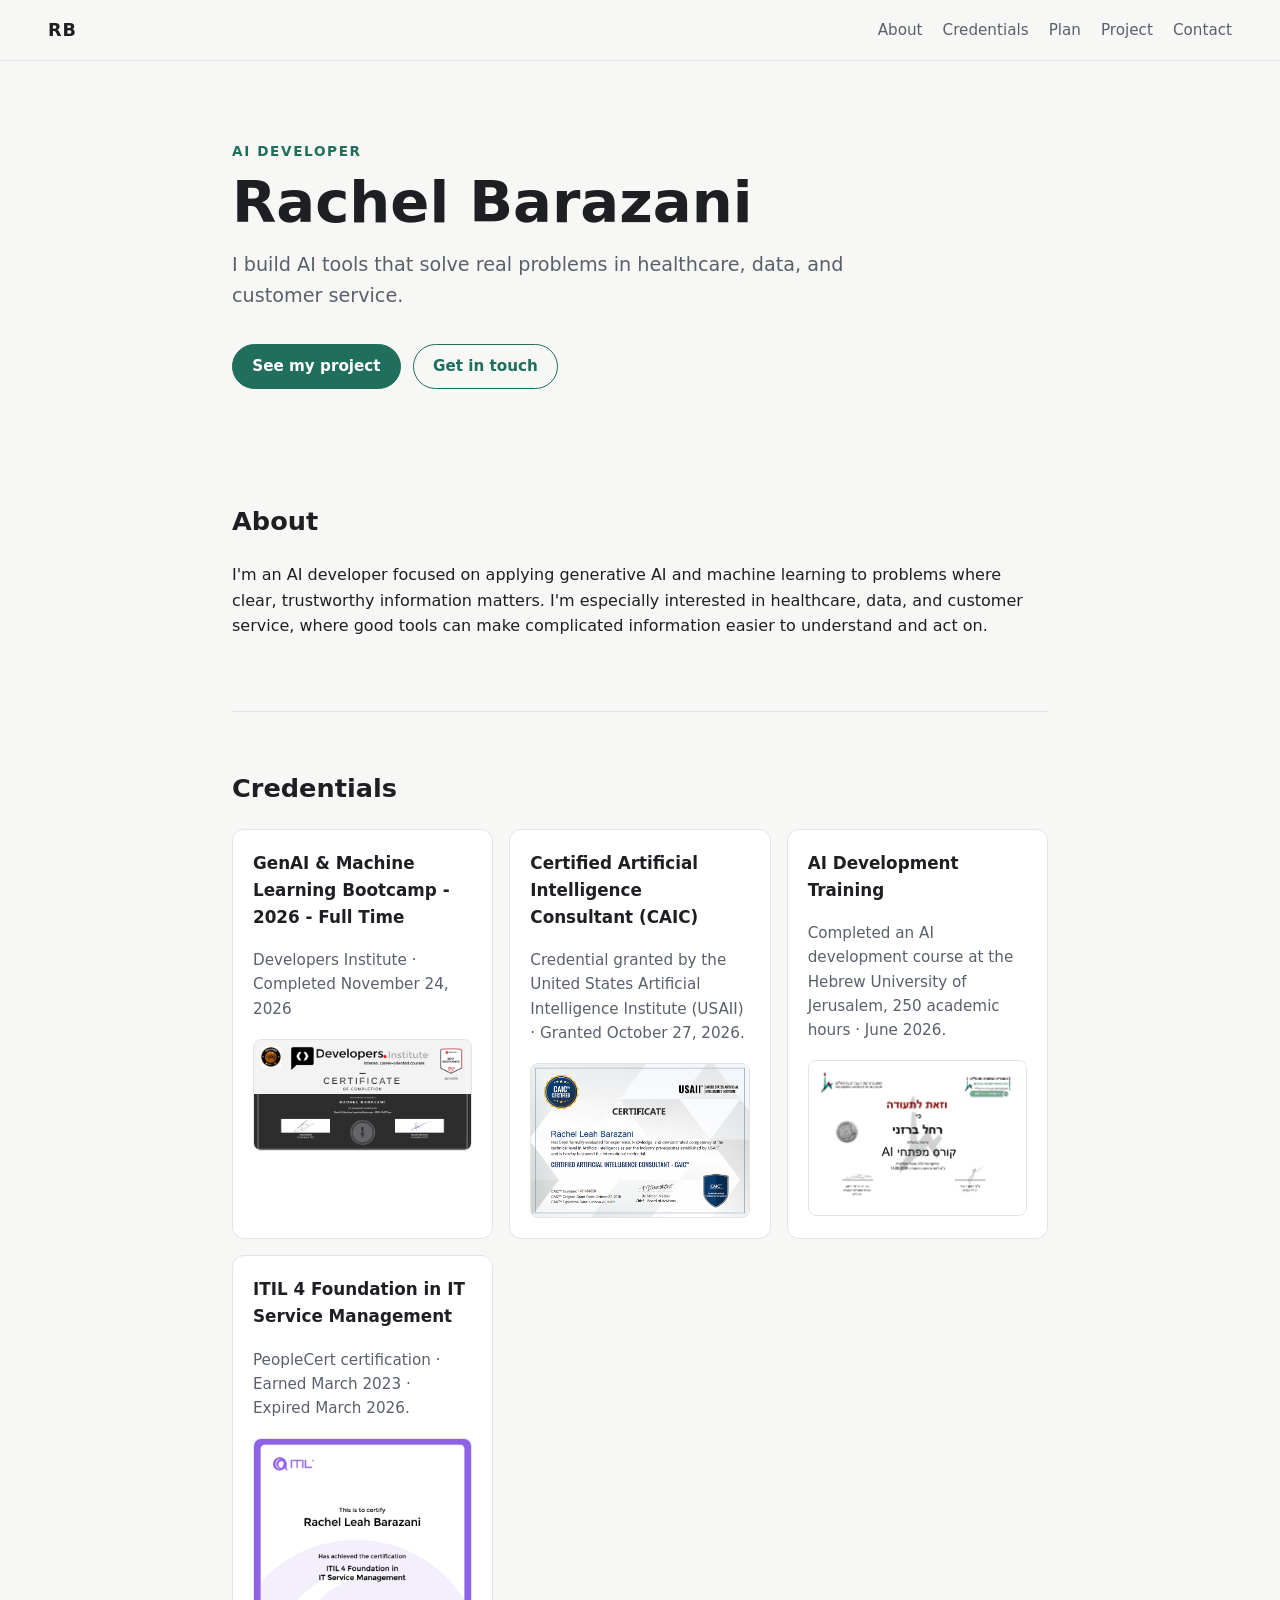
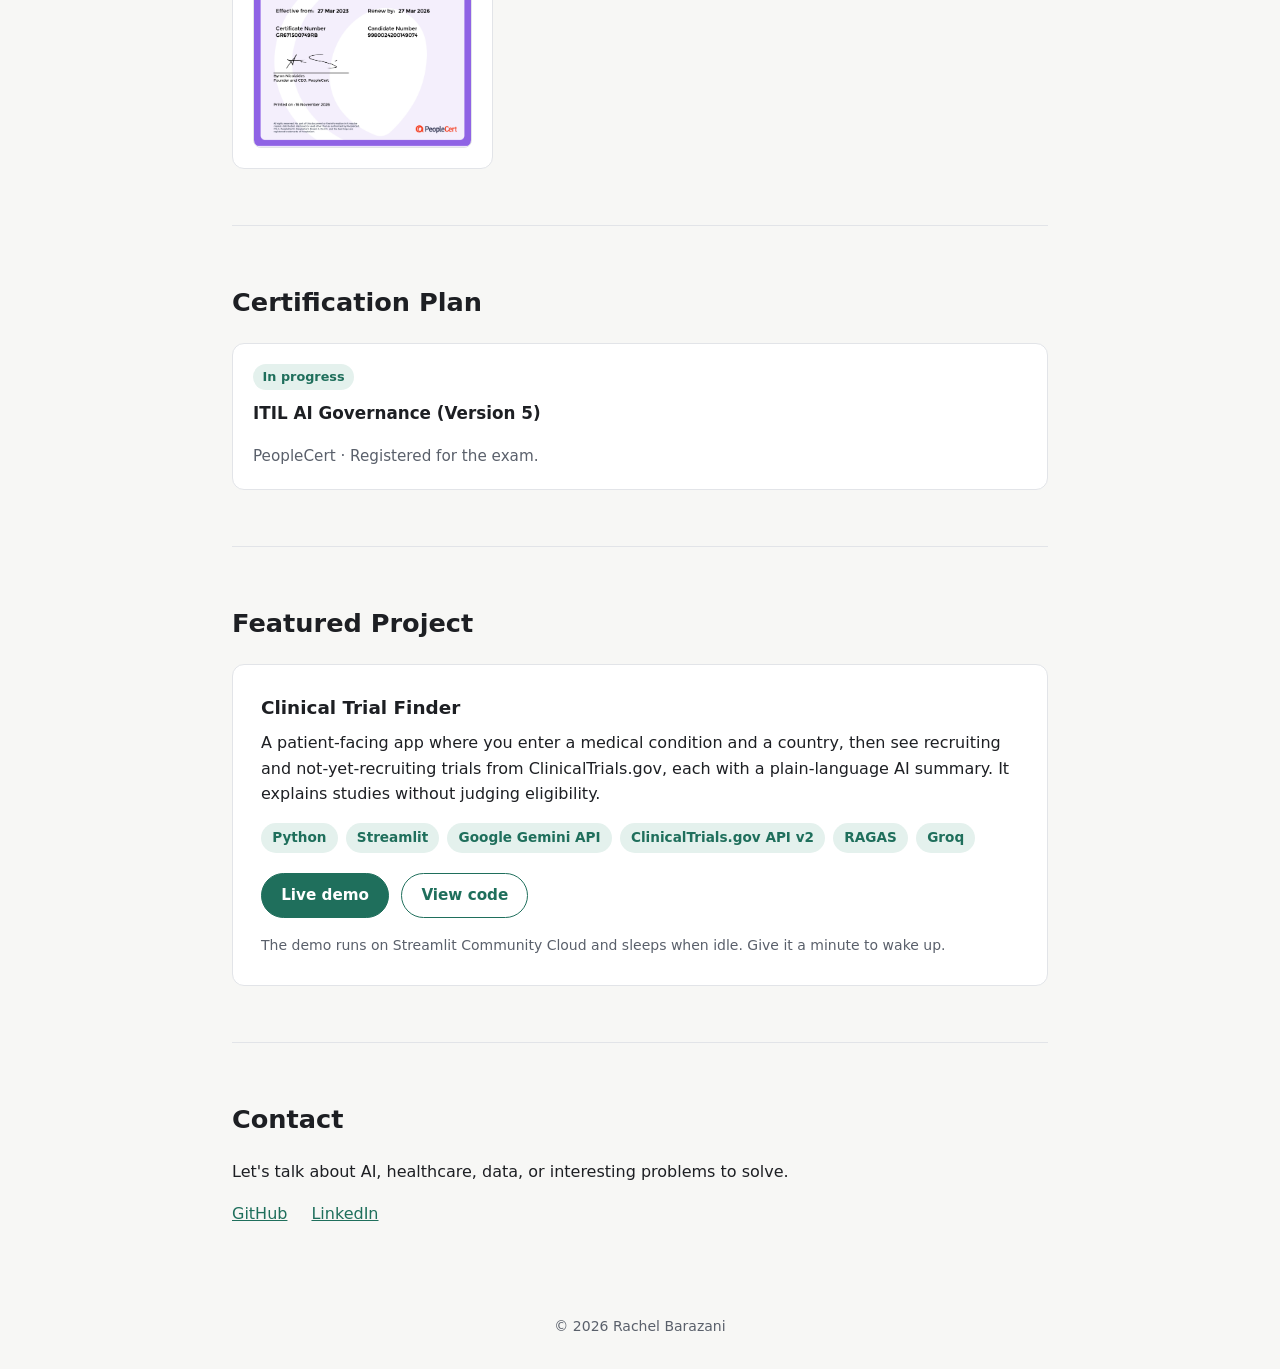
<file: index.html>
<!DOCTYPE html>
<html lang="en">
<head>
  <meta charset="UTF-8">
  <meta name="viewport" content="width=device-width, initial-scale=1.0">
  <meta name="description" content="Rachel Barazani, AI developer building practical AI tools for healthcare, data, and customer service.">
  <title>Rachel Barazani | AI Developer</title>
  <link rel="stylesheet" href="style.css">
</head>
<body>

  <header class="site-header">
    <a href="#top" class="logo">RB</a>
    <nav>
      <a href="#about">About</a>
      <a href="#credentials">Credentials</a>
      <a href="#plan">Plan</a>
      <a href="#project">Project</a>
      <a href="#contact">Contact</a>
    </nav>
  </header>

  <main id="top">

    <section class="hero">
      <p class="eyebrow">AI Developer</p>
      <h1>Rachel Barazani</h1>
      <p class="lead">I build AI tools that solve real problems in healthcare, data, and customer service.</p>
      <div class="hero-actions">
        <a class="button primary" href="#project">See my project</a>
        <a class="button" href="#contact">Get in touch</a>
      </div>
    </section>

    <section id="about" class="section">
      <h2>About</h2>
      <p>
        I'm an AI developer focused on applying generative AI and machine learning to problems where clear,
        trustworthy information matters. I'm especially interested in healthcare, data, and customer service,
        where good tools can make complicated information easier to understand and act on.
      </p>
    </section>

    <section id="credentials" class="section">
      <h2>Credentials</h2>
      <ul class="cards cert-list">
        <li class="card">
          <h3>GenAI &amp; Machine Learning Bootcamp - 2026 - Full Time</h3>
          <p>Developers Institute · Completed November 24, 2026</p>
          <img class="cert-img" src="genai-ml-certificate.png" alt="Developers Institute certificate of completion for the GenAI &amp; Machine Learning Bootcamp - 2026 - Full Time, issued to Rachel Barazani">
        </li>
        <li class="card">
          <h3>Certified Artificial Intelligence Consultant (CAIC)</h3>
          <p>Credential granted by the United States Artificial Intelligence Institute (USAII) · Granted October 27, 2026.</p>
          <img class="cert-img" src="caic-certificate.png" alt="CAIC certificate issued to Rachel Leah Barazani by USAII">
        </li>
        <li class="card">
          <h3>AI Development Training</h3>
          <p>Completed an AI development course at the Hebrew University of Jerusalem, 250 academic hours · June 2026.</p>
          <img class="cert-img" src="ai-course-certificate.png" alt="Hebrew University of Jerusalem certificate of completion for an AI developer course, issued to Rachel Barazani">
        </li>
        <li class="card">
          <h3>ITIL 4 Foundation in IT Service Management</h3>
          <p>PeopleCert certification · Earned March 2023 · Expired March 2026.</p>
          <img class="cert-img" src="itil-certificate.png" alt="ITIL 4 Foundation in IT Service Management certificate issued to Rachel Leah Barazani">
        </li>
      </ul>
    </section>

    <section id="plan" class="section">
      <h2>Certification Plan</h2>
      <ul class="cards cert-list">
        <li class="card">
          <span class="status">In progress</span>
          <h3>ITIL AI Governance (Version 5)</h3>
          <p>PeopleCert · Registered for the exam.</p>
        </li>
      </ul>
    </section>

    <section id="project" class="section">
      <h2>Featured Project</h2>
      <article class="project">
        <h3>Clinical Trial Finder</h3>
        <p>
          A patient-facing app where you enter a medical condition and a country, then see recruiting and
          not-yet-recruiting trials from ClinicalTrials.gov, each with a plain-language AI summary.
          It explains studies without judging eligibility.
        </p>
        <ul class="tags" aria-label="Technologies used">
          <li>Python</li>
          <li>Streamlit</li>
          <li>Google Gemini API</li>
          <li>ClinicalTrials.gov API v2</li>
          <li>RAGAS</li>
          <li>Groq</li>
        </ul>
        <div class="project-links">
          <a class="button primary" href="https://clinicaltrialfinder.streamlit.app/" target="_blank" rel="noopener">Live demo</a>
          <a class="button" href="https://github.com/rochelle24-create/Clinical_Trial_Finder" target="_blank" rel="noopener">View code</a>
        </div>
        <p class="note">The demo runs on Streamlit Community Cloud and sleeps when idle. Give it a minute to wake up.</p>
      </article>
    </section>

    <section id="contact" class="section">
      <h2>Contact</h2>
      <p>Let's talk about AI, healthcare, data, or interesting problems to solve.</p>
      <ul class="contact-links">
        <li><a href="https://github.com/rochelle24-create" target="_blank" rel="noopener">GitHub</a></li>
        <li><a href="https://www.linkedin.com/in/rachel-barazani/" target="_blank" rel="noopener">LinkedIn</a></li>
      </ul>
    </section>

  </main>

  <footer class="site-footer">
    <p>&copy; <span id="year"></span> Rachel Barazani</p>
  </footer>

  <script>
    document.getElementById("year").textContent = new Date().getFullYear();
  </script>
</body>
</html>
</file>
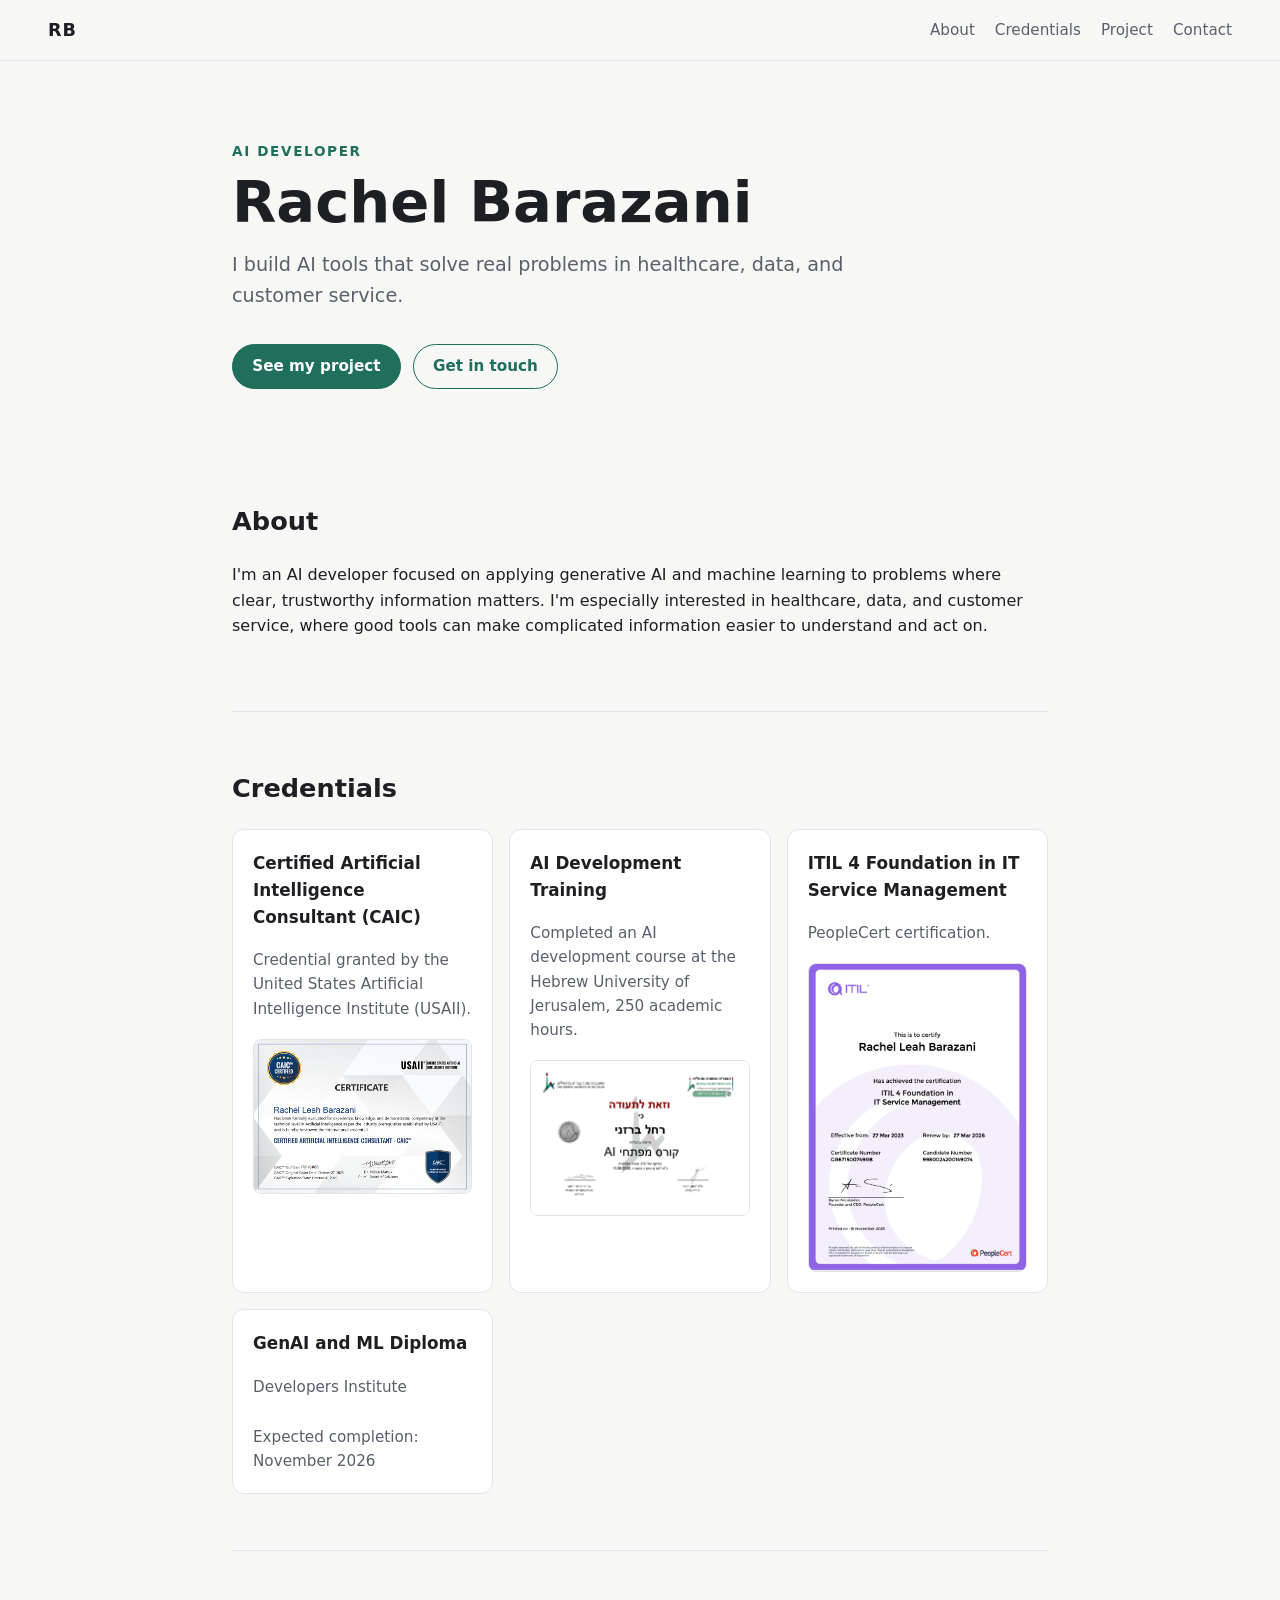
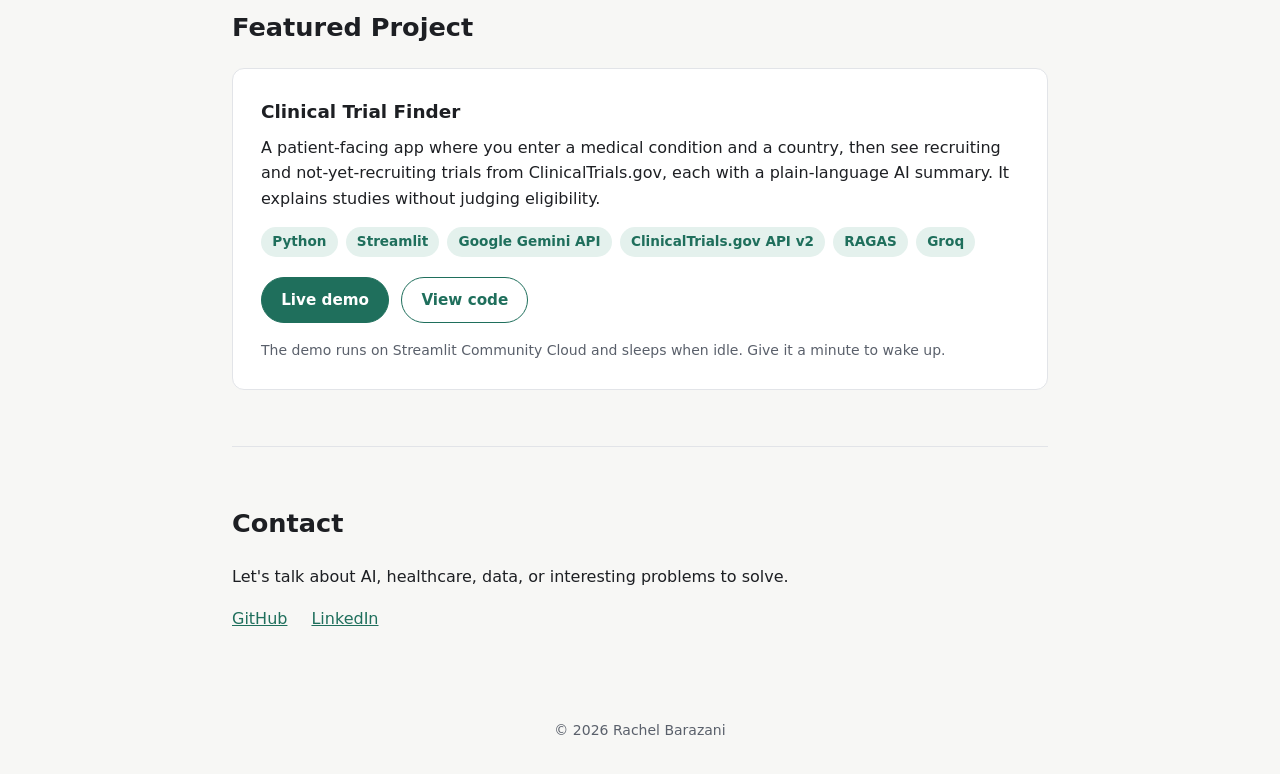
<file: index (1).html>
<!DOCTYPE html>
<html lang="en">
<head>
  <meta charset="UTF-8">
  <meta name="viewport" content="width=device-width, initial-scale=1.0">
  <meta name="description" content="Rachel Barazani, AI developer building practical AI tools for healthcare, data, and customer service.">
  <title>Rachel Barazani | AI Developer</title>
  <link rel="stylesheet" href="style.css">
</head>
<body>

  <header class="site-header">
    <a href="#top" class="logo">RB</a>
    <nav>
      <a href="#about">About</a>
      <a href="#credentials">Credentials</a>
      <a href="#project">Project</a>
      <a href="#contact">Contact</a>
    </nav>
  </header>

  <main id="top">

    <section class="hero">
      <p class="eyebrow">AI Developer</p>
      <h1>Rachel Barazani</h1>
      <p class="lead">I build AI tools that solve real problems in healthcare, data, and customer service.</p>
      <div class="hero-actions">
        <a class="button primary" href="#project">See my project</a>
        <a class="button" href="#contact">Get in touch</a>
      </div>
    </section>

    <section id="about" class="section">
      <h2>About</h2>
      <p>
        I'm an AI developer focused on applying generative AI and machine learning to problems where clear,
        trustworthy information matters. I'm especially interested in healthcare, data, and customer service,
        where good tools can make complicated information easier to understand and act on.
      </p>
    </section>

    <section id="credentials" class="section">
      <h2>Credentials</h2>
      <ul class="cards cert-list">
        <li class="card">
          <h3>Certified Artificial Intelligence Consultant (CAIC)</h3>
          <p>Credential granted by the United States Artificial Intelligence Institute (USAII).</p>
          <img class="cert-img" src="caic-certificate.png" alt="CAIC certificate issued to Rachel Leah Barazani by USAII">
        </li>
        <li class="card">
          <h3>AI Development Training</h3>
          <p>Completed an AI development course at the Hebrew University of Jerusalem, 250 academic hours.</p>
          <img class="cert-img" src="ai-course-certificate.png" alt="Hebrew University of Jerusalem certificate of completion for an AI developer course, issued to Rachel Barazani">
        </li>
        <li class="card">
          <h3>ITIL 4 Foundation in IT Service Management</h3>
          <p>PeopleCert certification.</p>
          <img class="cert-img" src="itil-certificate.png" alt="ITIL 4 Foundation in IT Service Management certificate issued to Rachel Leah Barazani">
        </li>
        <li class="card card-placeholder">
          <h3>GenAI and ML Diploma</h3>
          <p>Developers Institute</p>
          <p class="note">Expected completion: November 2026</p>
        </li>
      </ul>
    </section>

    <section id="project" class="section">
      <h2>Featured Project</h2>
      <article class="project">
        <h3>Clinical Trial Finder</h3>
        <p>
          A patient-facing app where you enter a medical condition and a country, then see recruiting and
          not-yet-recruiting trials from ClinicalTrials.gov, each with a plain-language AI summary.
          It explains studies without judging eligibility.
        </p>
        <ul class="tags" aria-label="Technologies used">
          <li>Python</li>
          <li>Streamlit</li>
          <li>Google Gemini API</li>
          <li>ClinicalTrials.gov API v2</li>
          <li>RAGAS</li>
          <li>Groq</li>
        </ul>
        <div class="project-links">
          <a class="button primary" href="https://clinicaltrialfinder.streamlit.app/" target="_blank" rel="noopener">Live demo</a>
          <a class="button" href="https://github.com/rochelle24-create/Clinical_Trial_Finder" target="_blank" rel="noopener">View code</a>
        </div>
        <p class="note">The demo runs on Streamlit Community Cloud and sleeps when idle. Give it a minute to wake up.</p>
      </article>
    </section>

    <section id="contact" class="section">
      <h2>Contact</h2>
      <p>Let's talk about AI, healthcare, data, or interesting problems to solve.</p>
      <ul class="contact-links">
        <li><a href="https://github.com/rochelle24-create" target="_blank" rel="noopener">GitHub</a></li>
        <li><a href="https://www.linkedin.com/in/rachel-barazani/" target="_blank" rel="noopener">LinkedIn</a></li>
      </ul>
    </section>

  </main>

  <footer class="site-footer">
    <p>&copy; <span id="year"></span> Rachel Barazani</p>
  </footer>

  <script>
    document.getElementById("year").textContent = new Date().getFullYear();
  </script>
</body>
</html>
</file>
<file: style.css>
:root {
  --bg: #f7f7f5;
  --surface: #ffffff;
  --text: #1d1f23;
  --muted: #5a606b;
  --accent: #1f6f5c;
  --accent-soft: #e4f1ed;
  --border: #e2e4e8;
  --radius: 12px;
  --max: 880px;
}

* { box-sizing: border-box; }

html { scroll-behavior: smooth; }

body {
  margin: 0;
  font-family: system-ui, -apple-system, "Segoe UI", Roboto, "Helvetica Neue", Arial, sans-serif;
  line-height: 1.6;
  color: var(--text);
  background: var(--bg);
}

a { color: var(--accent); }

/* Header */
.site-header {
  position: sticky;
  top: 0;
  z-index: 10;
  display: flex;
  align-items: center;
  justify-content: space-between;
  padding: 1rem clamp(1.25rem, 5vw, 3rem);
  background: rgba(247, 247, 245, 0.92);
  backdrop-filter: blur(6px);
  border-bottom: 1px solid var(--border);
}

.logo {
  font-weight: 700;
  font-size: 1.1rem;
  text-decoration: none;
  color: var(--text);
  letter-spacing: 0.05em;
}

.site-header nav {
  display: flex;
  gap: 1.25rem;
  flex-wrap: wrap;
}

.site-header nav a {
  text-decoration: none;
  color: var(--muted);
  font-size: 0.95rem;
}

.site-header nav a:hover { color: var(--accent); }

/* Layout */
main {
  max-width: var(--max);
  margin: 0 auto;
  padding: 0 clamp(1.25rem, 5vw, 2rem);
}

.section {
  padding: 3.5rem 0;
  border-bottom: 1px solid var(--border);
}

.section:last-child { border-bottom: none; }

h2 {
  font-size: 1.6rem;
  margin: 0 0 1.25rem;
}

h3 {
  font-size: 1.15rem;
  margin: 0 0 0.5rem;
}

/* Hero */
.hero {
  padding: 5rem 0 3.5rem;
}

.eyebrow {
  margin: 0 0 0.5rem;
  color: var(--accent);
  font-weight: 600;
  text-transform: uppercase;
  letter-spacing: 0.12em;
  font-size: 0.85rem;
}

.hero h1 {
  font-size: clamp(2.4rem, 6vw, 3.6rem);
  line-height: 1.1;
  margin: 0 0 1rem;
}

.lead {
  font-size: 1.2rem;
  color: var(--muted);
  max-width: 40rem;
  margin: 0 0 2rem;
}

/* Buttons */
.hero-actions,
.project-links {
  display: flex;
  gap: 0.75rem;
  flex-wrap: wrap;
}

.button {
  display: inline-block;
  padding: 0.6rem 1.2rem;
  border-radius: 999px;
  border: 1px solid var(--accent);
  color: var(--accent);
  text-decoration: none;
  font-weight: 600;
  font-size: 0.95rem;
  background: transparent;
}

.button:hover { background: var(--accent-soft); }

.button.primary {
  background: var(--accent);
  color: #fff;
}

.button.primary:hover {
  background: #185a4a;
  color: #fff;
}

/* Cards */
.cards {
  list-style: none;
  padding: 0;
  margin: 0;
  display: grid;
  gap: 1rem;
  grid-template-columns: repeat(auto-fit, minmax(230px, 1fr));
}

.card {
  background: var(--surface);
  border: 1px solid var(--border);
  border-radius: var(--radius);
  padding: 1.25rem;
}

.card p { margin: 0; color: var(--muted); font-size: 0.95rem; }

.card h3 { font-size: 1.05rem; }

.cert-list .card { display: flex; flex-direction: column; gap: 0.6rem; }

.cert-img {
  width: 100%;
  height: auto;
  margin-top: 0.5rem;
  border: 1px solid var(--border);
  border-radius: 8px;
  background: #fff;
}

.status {
  align-self: flex-start;
  background: var(--accent-soft);
  color: var(--accent);
  padding: 0.2rem 0.6rem;
  border-radius: 999px;
  font-size: 0.8rem;
  font-weight: 600;
}

/* Project */
.project {
  background: var(--surface);
  border: 1px solid var(--border);
  border-radius: var(--radius);
  padding: 1.75rem;
}

.project p { margin: 0 0 1rem; }

.tags {
  list-style: none;
  padding: 0;
  margin: 0 0 1.25rem;
  display: flex;
  flex-wrap: wrap;
  gap: 0.5rem;
}

.tags li {
  background: var(--accent-soft);
  color: var(--accent);
  padding: 0.25rem 0.7rem;
  border-radius: 999px;
  font-size: 0.85rem;
  font-weight: 600;
}

.note {
  margin: 1rem 0 0 !important;
  color: var(--muted);
  font-size: 0.875rem;
}

/* Contact */
.contact-links {
  list-style: none;
  padding: 0;
  margin: 1rem 0 0;
  display: flex;
  gap: 1.5rem;
  flex-wrap: wrap;
}

/* Footer */
.site-footer {
  text-align: center;
  color: var(--muted);
  font-size: 0.875rem;
  padding: 2rem 1rem;
}

.site-footer p { margin: 0; }

/* Small screens */
@media (max-width: 560px) {
  .site-header { flex-direction: column; gap: 0.75rem; }
  .hero { padding-top: 3rem; }
}

@media (prefers-reduced-motion: reduce) {
  html { scroll-behavior: auto; }
}
</file>
